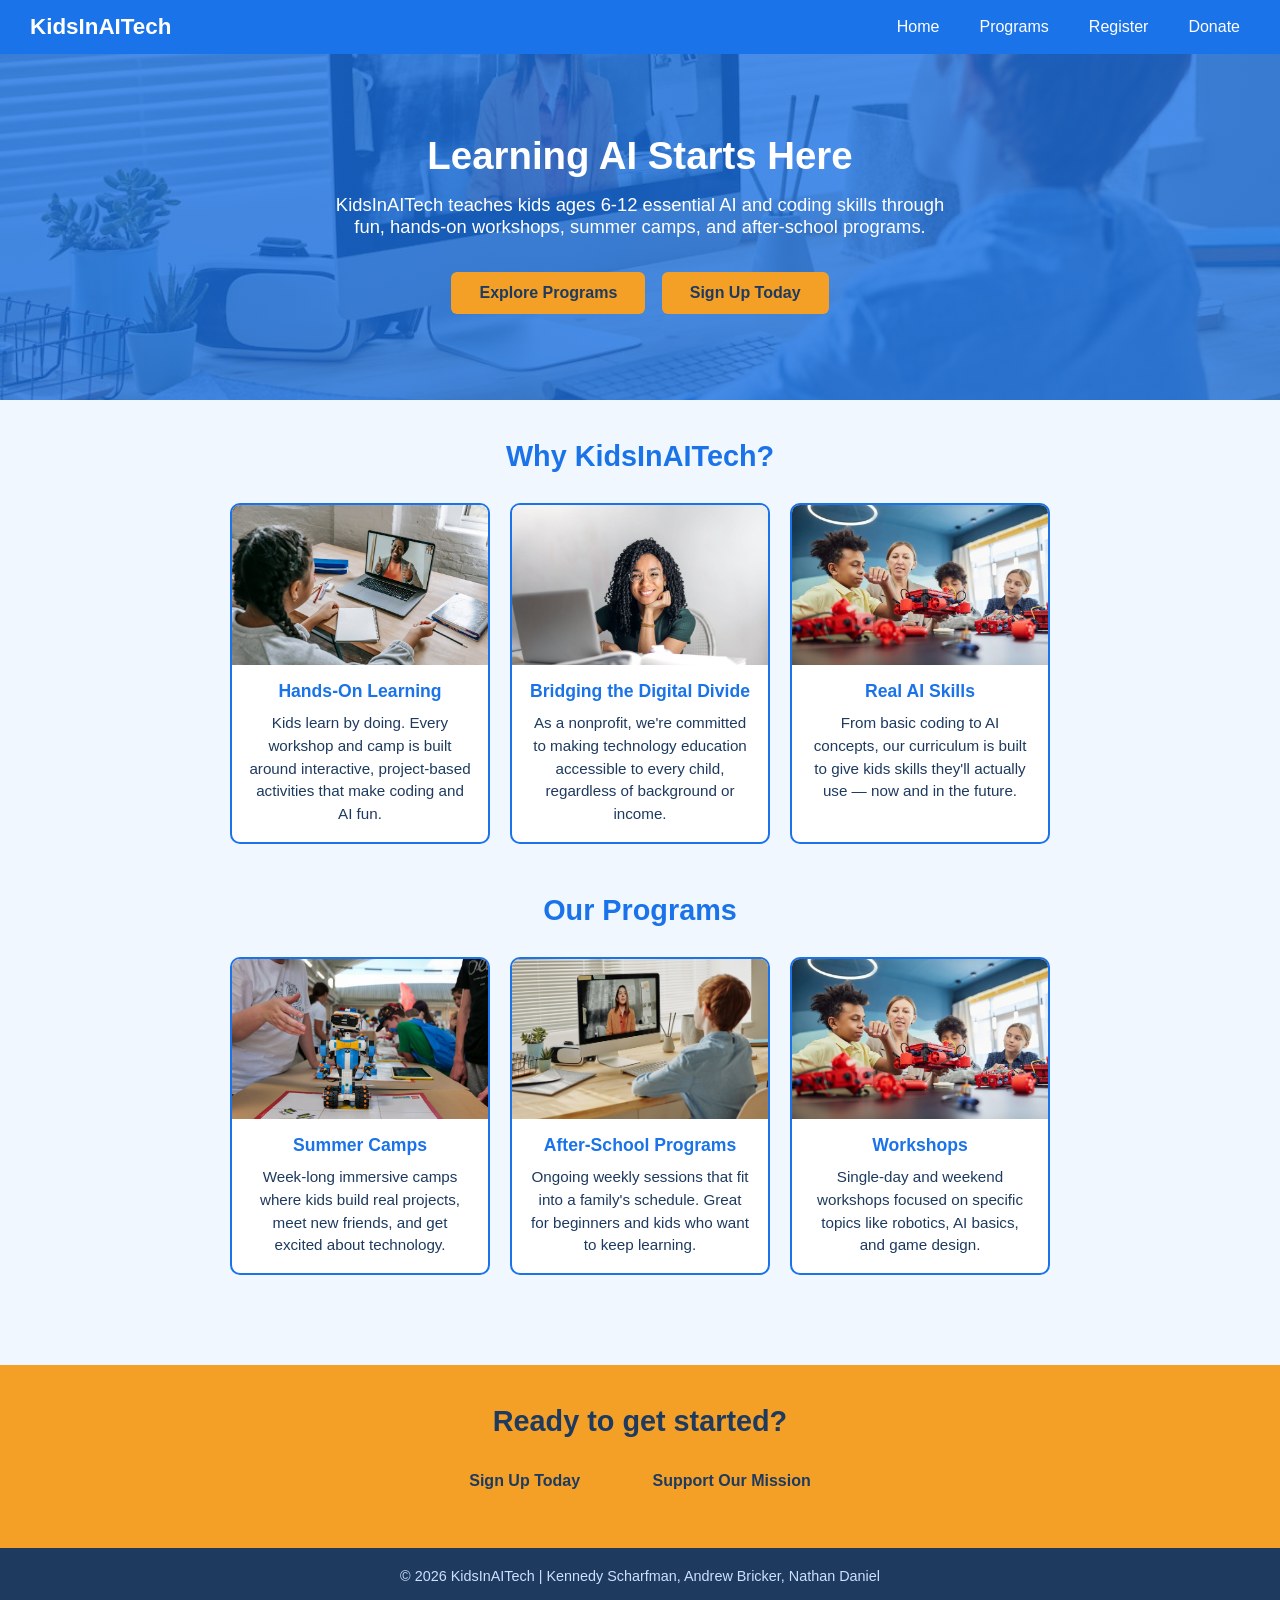
<file: index.html>
<!DOCTYPE html>
<html lang="en">
<head>
    <meta charset="UTF-8">
    <title>KidsInAITech</title>
    <link rel="stylesheet" href="style.css">
</head>
<body>

<nav>
    <a class="logo" href="index.html">KidsInAITech</a>
    <ul>
        <li><a href="index.html">Home</a></li>
        <li><a href="programs.html">Programs</a></li>
        <li><a href="register.html">Register</a></li>
        <li><a href="donate.html">Donate</a></li>
    </ul>
</nav>

<!-- Hero -->
<section id="hero">
    <h1>Learning AI Starts Here</h1>
    <p>KidsInAITech teaches kids ages 6-12 essential AI and coding skills through fun, hands-on workshops, summer camps, and after-school programs.</p>
    <a class="btn" href="programs.html">Explore Programs</a>
    <a class="btn" href="register.html">Sign Up Today</a>
</section>

<!-- Features -->
<div id="wrapper">
    <h2 class="section-title">Why KidsInAITech?</h2>
    <div class="card-row">
        <div class="card">
            <img src="images/afterschool.jpg" alt="Kid learning online">
            <div class="card-body">
                <h3>Hands-On Learning</h3>
                <p>Kids learn by doing. Every workshop and camp is built around interactive, project-based activities that make coding and AI fun.</p>
            </div>
        </div>
        <div class="card">
            <img src="images/coding.jpg" alt="Student working on computer">
            <div class="card-body">
                <h3>Bridging the Digital Divide</h3>
                <p>As a nonprofit, we're committed to making technology education accessible to every child, regardless of background or income.</p>
            </div>
        </div>
        <div class="card">
            <img src="images/robots.jpg" alt="Kids building robots">
            <div class="card-body">
                <h3>Real AI Skills</h3>
                <p>From basic coding to AI concepts, our curriculum is built to give kids skills they'll actually use — now and in the future.</p>
            </div>
        </div>
    </div>

    <!-- Programs Preview -->
    <h2 class="section-title">Our Programs</h2>
    <div class="card-row">
        <div class="card">
            <img src="images/camp.jpg" alt="Kids at robotics camp">
            <div class="card-body">
                <h3>Summer Camps</h3>
                <p>Week-long immersive camps where kids build real projects, meet new friends, and get excited about technology.</p>
            </div>
        </div>
        <div class="card">
            <img src="images/hero.jpg" alt="Kid learning on computer">
            <div class="card-body">
                <h3>After-School Programs</h3>
                <p>Ongoing weekly sessions that fit into a family's schedule. Great for beginners and kids who want to keep learning.</p>
            </div>
        </div>
        <div class="card">
            <img src="images/robots.jpg" alt="Kids building robots in workshop">
            <div class="card-body">
                <h3>Workshops</h3>
                <p>Single-day and weekend workshops focused on specific topics like robotics, AI basics, and game design.</p>
            </div>
        </div>
    </div>
</div>

<!-- CTA Strip -->
<div class="cta-strip">
    <h2>Ready to get started?</h2>
    <a class="btn" href="register.html">Sign Up Today</a>
    <a class="btn" href="donate.html">Support Our Mission</a>
</div>

<footer>
    <p>&#169; 2026 KidsInAITech | Kennedy Scharfman, Andrew Bricker, Nathan Daniel</p>
</footer>

</body>
</html>
</file>
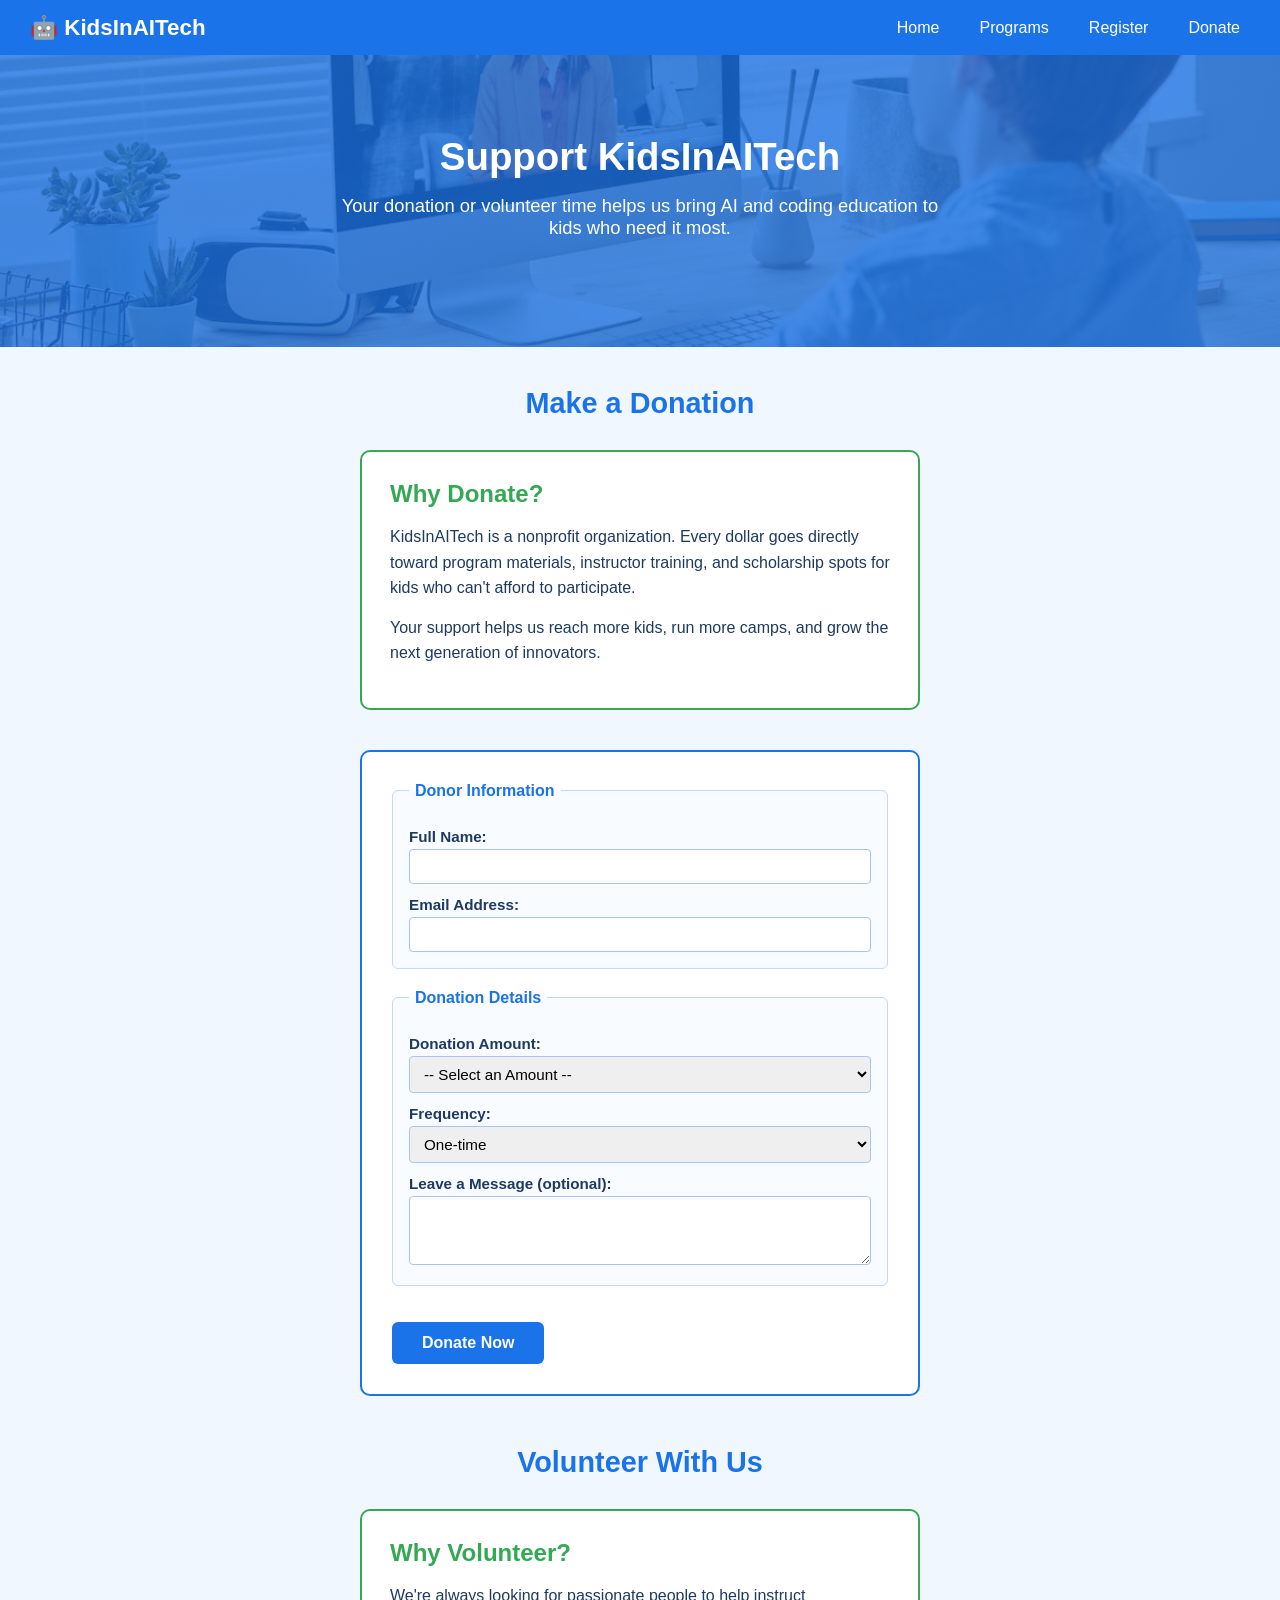
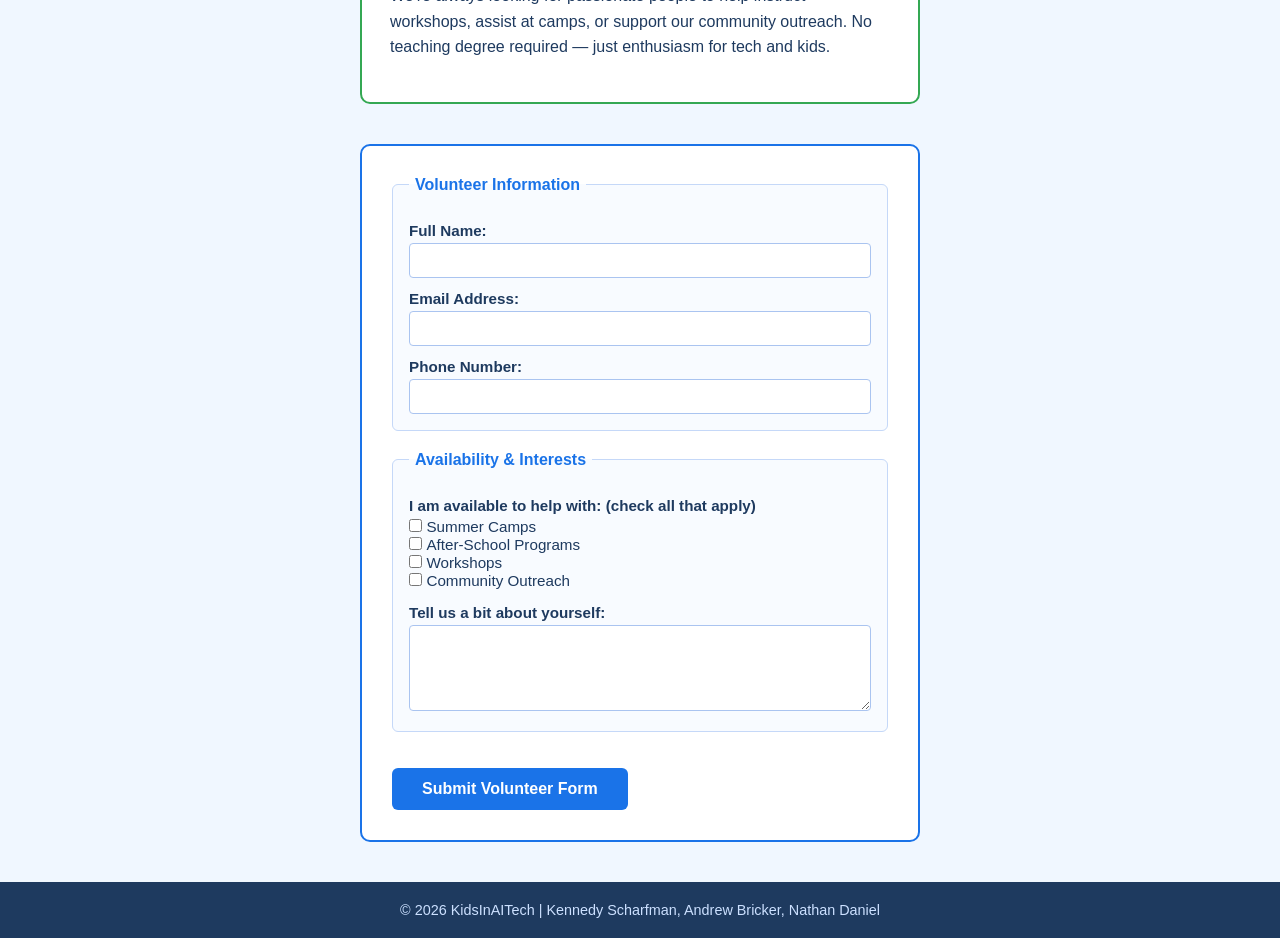
<file: donate.html>
<!DOCTYPE html>
<html lang="en">
<head>
    <meta charset="UTF-8">
    <title>Donate & Volunteer | KidsInAITech</title>
    <link rel="stylesheet" href="style.css">
</head>
<body>

<nav>
    <a class="logo" href="index.html">&#129302; KidsInAITech</a>
    <ul>
        <li><a href="index.html">Home</a></li>
        <li><a href="programs.html">Programs</a></li>
        <li><a href="register.html">Register</a></li>
        <li><a href="donate.html">Donate</a></li>
    </ul>
</nav>

<section id="hero">
    <h1>Support KidsInAITech</h1>
    <p>Your donation or volunteer time helps us bring AI and coding education to kids who need it most.</p>
</section>

<div id="wrapper">

    <!-- Donate Section -->
    <h2 class="section-title">Make a Donation</h2>

    <div class="donate-section">
        <h2>Why Donate?</h2>
        <p>KidsInAITech is a nonprofit organization. Every dollar goes directly toward program materials, instructor training, and scholarship spots for kids who can't afford to participate.</p>
        <p>Your support helps us reach more kids, run more camps, and grow the next generation of innovators.</p>
    </div>

    <form action="https://webdevbasics.net/scripts/demo.php" method="post" style="margin-bottom: 50px;">

        <fieldset>
            <legend>Donor Information</legend>

            <label for="donorname">Full Name:</label>
            <input type="text" name="donorname" id="donorname" required>

            <label for="donoremail">Email Address:</label>
            <input type="email" name="donoremail" id="donoremail" required>
        </fieldset>

        <fieldset>
            <legend>Donation Details</legend>

            <label for="amount">Donation Amount:</label>
            <select name="amount" id="amount" required>
                <option value="">-- Select an Amount --</option>
                <option value="10">$10</option>
                <option value="25">$25</option>
                <option value="50">$50</option>
                <option value="100">$100</option>
                <option value="other">Other</option>
            </select>

            <label for="frequency">Frequency:</label>
            <select name="frequency" id="frequency">
                <option value="once">One-time</option>
                <option value="monthly">Monthly</option>
                <option value="yearly">Yearly</option>
            </select>

            <label for="donormessage">Leave a Message (optional):</label>
            <textarea name="donormessage" id="donormessage" rows="3"></textarea>
        </fieldset>

        <input type="submit" value="Donate Now">

    </form>

    <!-- Volunteer Section -->
    <h2 class="section-title">Volunteer With Us</h2>

    <div class="donate-section">
        <h2>Why Volunteer?</h2>
        <p>We're always looking for passionate people to help instruct workshops, assist at camps, or support our community outreach. No teaching degree required — just enthusiasm for tech and kids.</p>
    </div>

    <form action="https://webdevbasics.net/scripts/demo.php" method="post">

        <fieldset>
            <legend>Volunteer Information</legend>

            <label for="volname">Full Name:</label>
            <input type="text" name="volname" id="volname" required>

            <label for="volemail">Email Address:</label>
            <input type="email" name="volemail" id="volemail" required>

            <label for="volphone">Phone Number:</label>
            <input type="tel" name="volphone" id="volphone" required>
        </fieldset>

        <fieldset>
            <legend>Availability &amp; Interests</legend>

            <label>I am available to help with: (check all that apply)</label>

            <input type="checkbox" name="help" value="camps" id="camps">
            <label for="camps" style="display:inline; font-weight:normal;">Summer Camps</label><br>

            <input type="checkbox" name="help" value="afterschool" id="afterschool">
            <label for="afterschool" style="display:inline; font-weight:normal;">After-School Programs</label><br>

            <input type="checkbox" name="help" value="workshops" id="workshops">
            <label for="workshops" style="display:inline; font-weight:normal;">Workshops</label><br>

            <input type="checkbox" name="help" value="outreach" id="outreach">
            <label for="outreach" style="display:inline; font-weight:normal;">Community Outreach</label><br>

            <label for="volnotes" style="margin-top: 14px;">Tell us a bit about yourself:</label>
            <textarea name="volnotes" id="volnotes" rows="4"></textarea>
        </fieldset>

        <input type="submit" value="Submit Volunteer Form">

    </form>

</div>

<footer>
    <p>&#169; 2026 KidsInAITech | Kennedy Scharfman, Andrew Bricker, Nathan Daniel</p>
</footer>

</body>
</html>
</file>
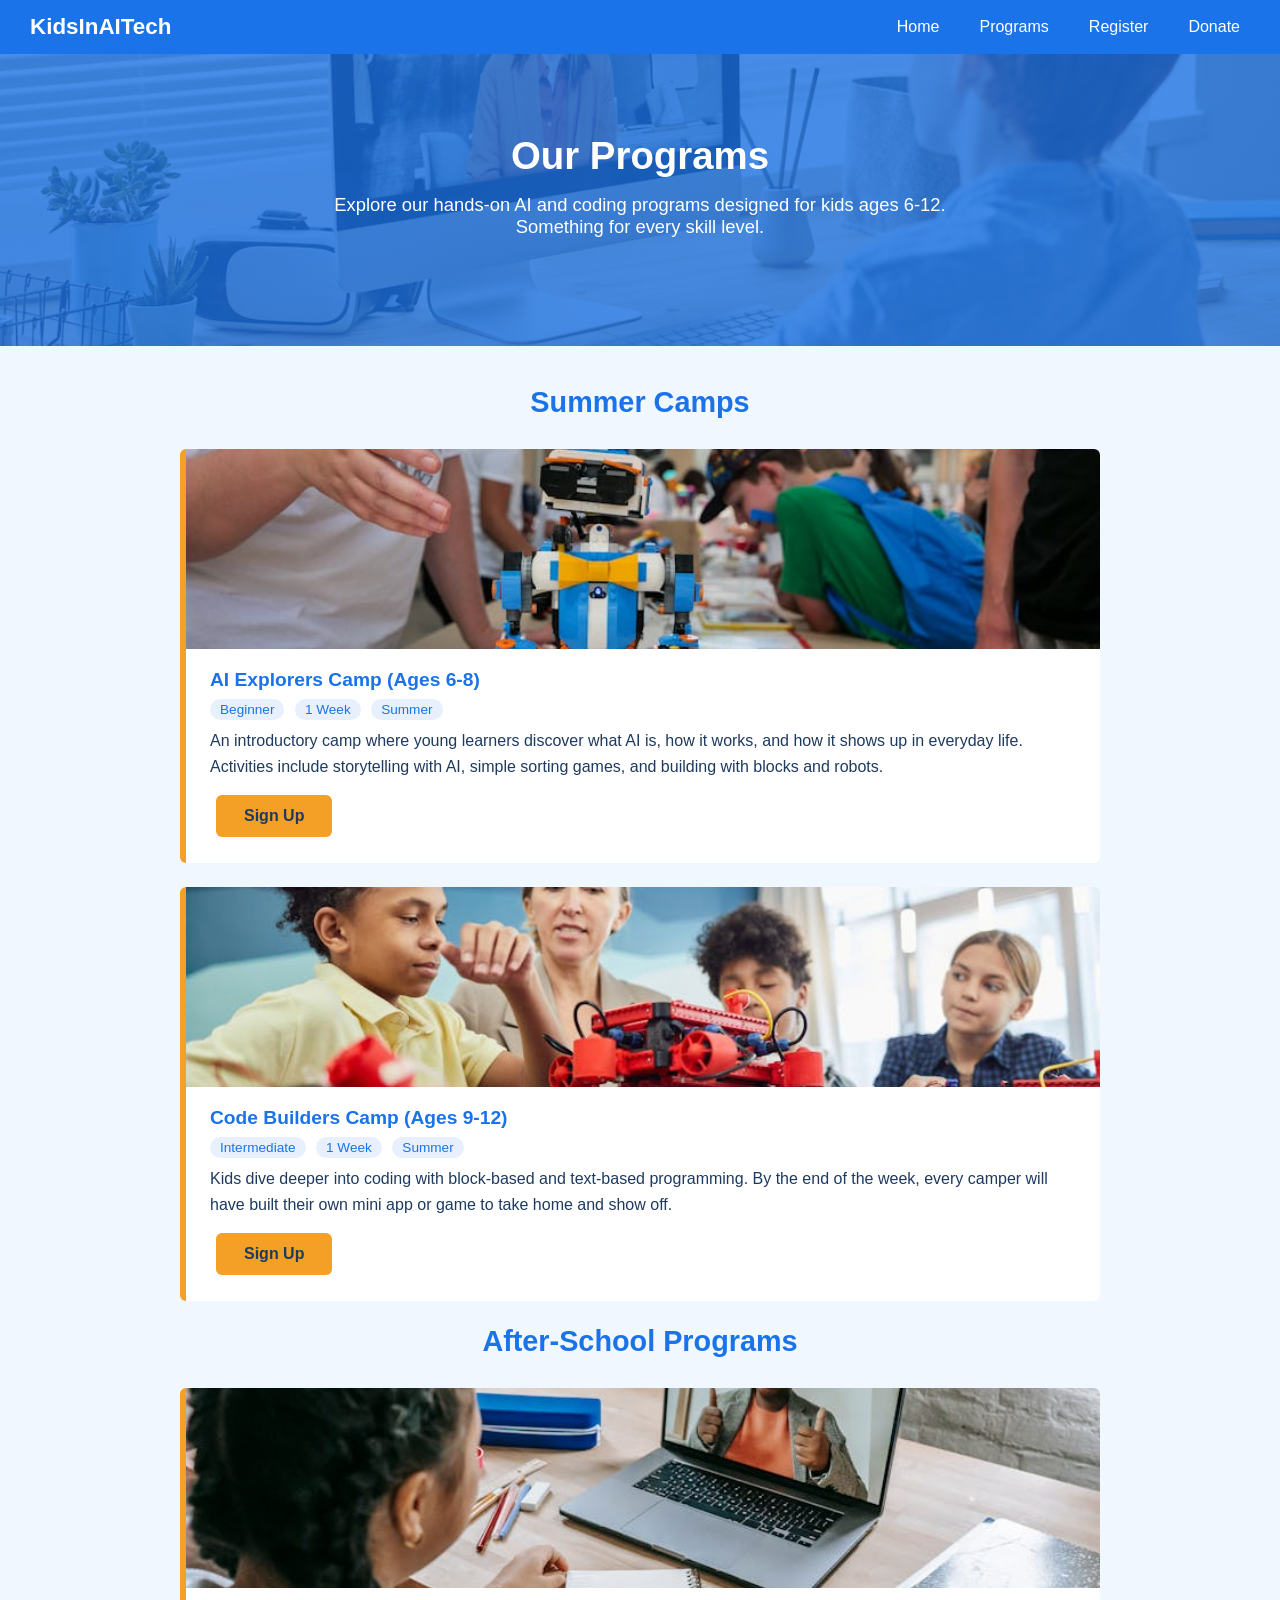
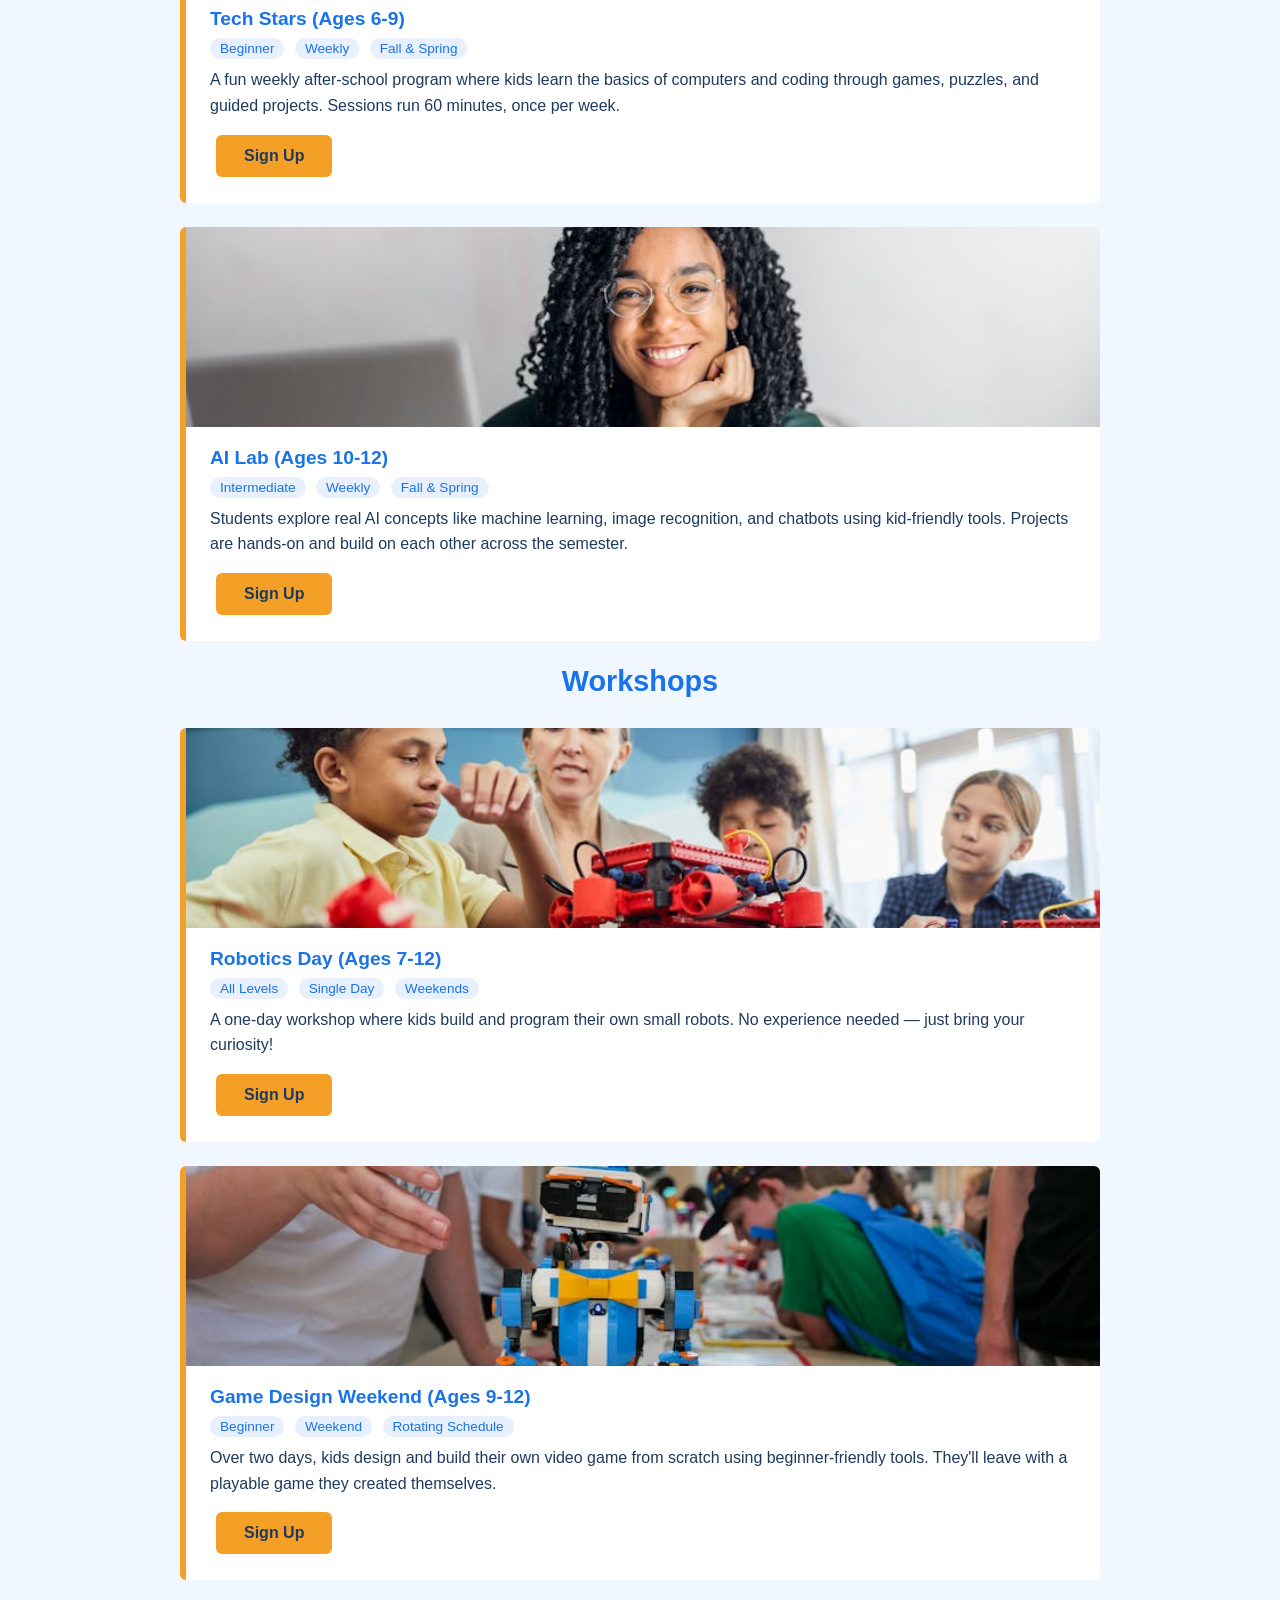
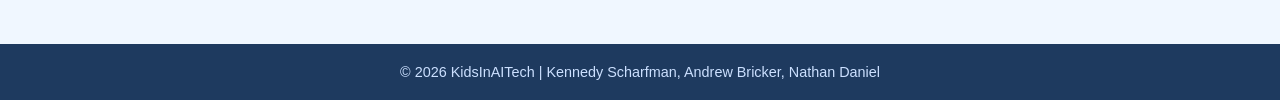
<file: programs.html>
<!DOCTYPE html>
<html lang="en">
<head>
    <meta charset="UTF-8">
    <title>Programs | KidsInAITech</title>
    <link rel="stylesheet" href="style.css">
</head>
<body>

<nav>
    <a class="logo" href="index.html">KidsInAITech</a>
    <ul>
        <li><a href="index.html">Home</a></li>
        <li><a href="programs.html">Programs</a></li>
        <li><a href="register.html">Register</a></li>
        <li><a href="donate.html">Donate</a></li>
    </ul>
</nav>

<section id="hero">
    <h1>Our Programs</h1>
    <p>Explore our hands-on AI and coding programs designed for kids ages 6-12. Something for every skill level.</p>
</section>

<div id="wrapper">

    <h2 class="section-title">Summer Camps</h2>

    <div class="program-item">
        <img src="images/camp.jpg" alt="Kids at robotics camp">
        <div class="program-item-body">
            <h3>AI Explorers Camp (Ages 6-8)</h3>
            <span class="tag">Beginner</span>
            <span class="tag">1 Week</span>
            <span class="tag">Summer</span>
            <p>An introductory camp where young learners discover what AI is, how it works, and how it shows up in everyday life. Activities include storytelling with AI, simple sorting games, and building with blocks and robots.</p>
            <a class="btn" href="register.html">Sign Up</a>
        </div>
    </div>

    <div class="program-item">
        <img src="images/robots.jpg" alt="Kids building robots with instructor">
        <div class="program-item-body">
            <h3>Code Builders Camp (Ages 9-12)</h3>
            <span class="tag">Intermediate</span>
            <span class="tag">1 Week</span>
            <span class="tag">Summer</span>
            <p>Kids dive deeper into coding with block-based and text-based programming. By the end of the week, every camper will have built their own mini app or game to take home and show off.</p>
            <a class="btn" href="register.html">Sign Up</a>
        </div>
    </div>

    <h2 class="section-title">After-School Programs</h2>

    <div class="program-item">
        <img src="images/afterschool.jpg" alt="Child learning with online instructor">
        <div class="program-item-body">
            <h3>Tech Stars (Ages 6-9)</h3>
            <span class="tag">Beginner</span>
            <span class="tag">Weekly</span>
            <span class="tag">Fall &amp; Spring</span>
            <p>A fun weekly after-school program where kids learn the basics of computers and coding through games, puzzles, and guided projects. Sessions run 60 minutes, once per week.</p>
            <a class="btn" href="register.html">Sign Up</a>
        </div>
    </div>

    <div class="program-item">
        <img src="images/coding.jpg" alt="Student at laptop">
        <div class="program-item-body">
            <h3>AI Lab (Ages 10-12)</h3>
            <span class="tag">Intermediate</span>
            <span class="tag">Weekly</span>
            <span class="tag">Fall &amp; Spring</span>
            <p>Students explore real AI concepts like machine learning, image recognition, and chatbots using kid-friendly tools. Projects are hands-on and build on each other across the semester.</p>
            <a class="btn" href="register.html">Sign Up</a>
        </div>
    </div>

    <h2 class="section-title">Workshops</h2>

    <div class="program-item">
        <img src="images/robots.jpg" alt="Kids building robots">
        <div class="program-item-body">
            <h3>Robotics Day (Ages 7-12)</h3>
            <span class="tag">All Levels</span>
            <span class="tag">Single Day</span>
            <span class="tag">Weekends</span>
            <p>A one-day workshop where kids build and program their own small robots. No experience needed — just bring your curiosity!</p>
            <a class="btn" href="register.html">Sign Up</a>
        </div>
    </div>

    <div class="program-item">
        <img src="images/camp.jpg" alt="Kids at tech event">
        <div class="program-item-body">
            <h3>Game Design Weekend (Ages 9-12)</h3>
            <span class="tag">Beginner</span>
            <span class="tag">Weekend</span>
            <span class="tag">Rotating Schedule</span>
            <p>Over two days, kids design and build their own video game from scratch using beginner-friendly tools. They'll leave with a playable game they created themselves.</p>
            <a class="btn" href="register.html">Sign Up</a>
        </div>
    </div>

</div>

<footer>
    <p>&#169; 2026 KidsInAITech | Kennedy Scharfman, Andrew Bricker, Nathan Daniel</p>
</footer>

</body>
</html>
</file>
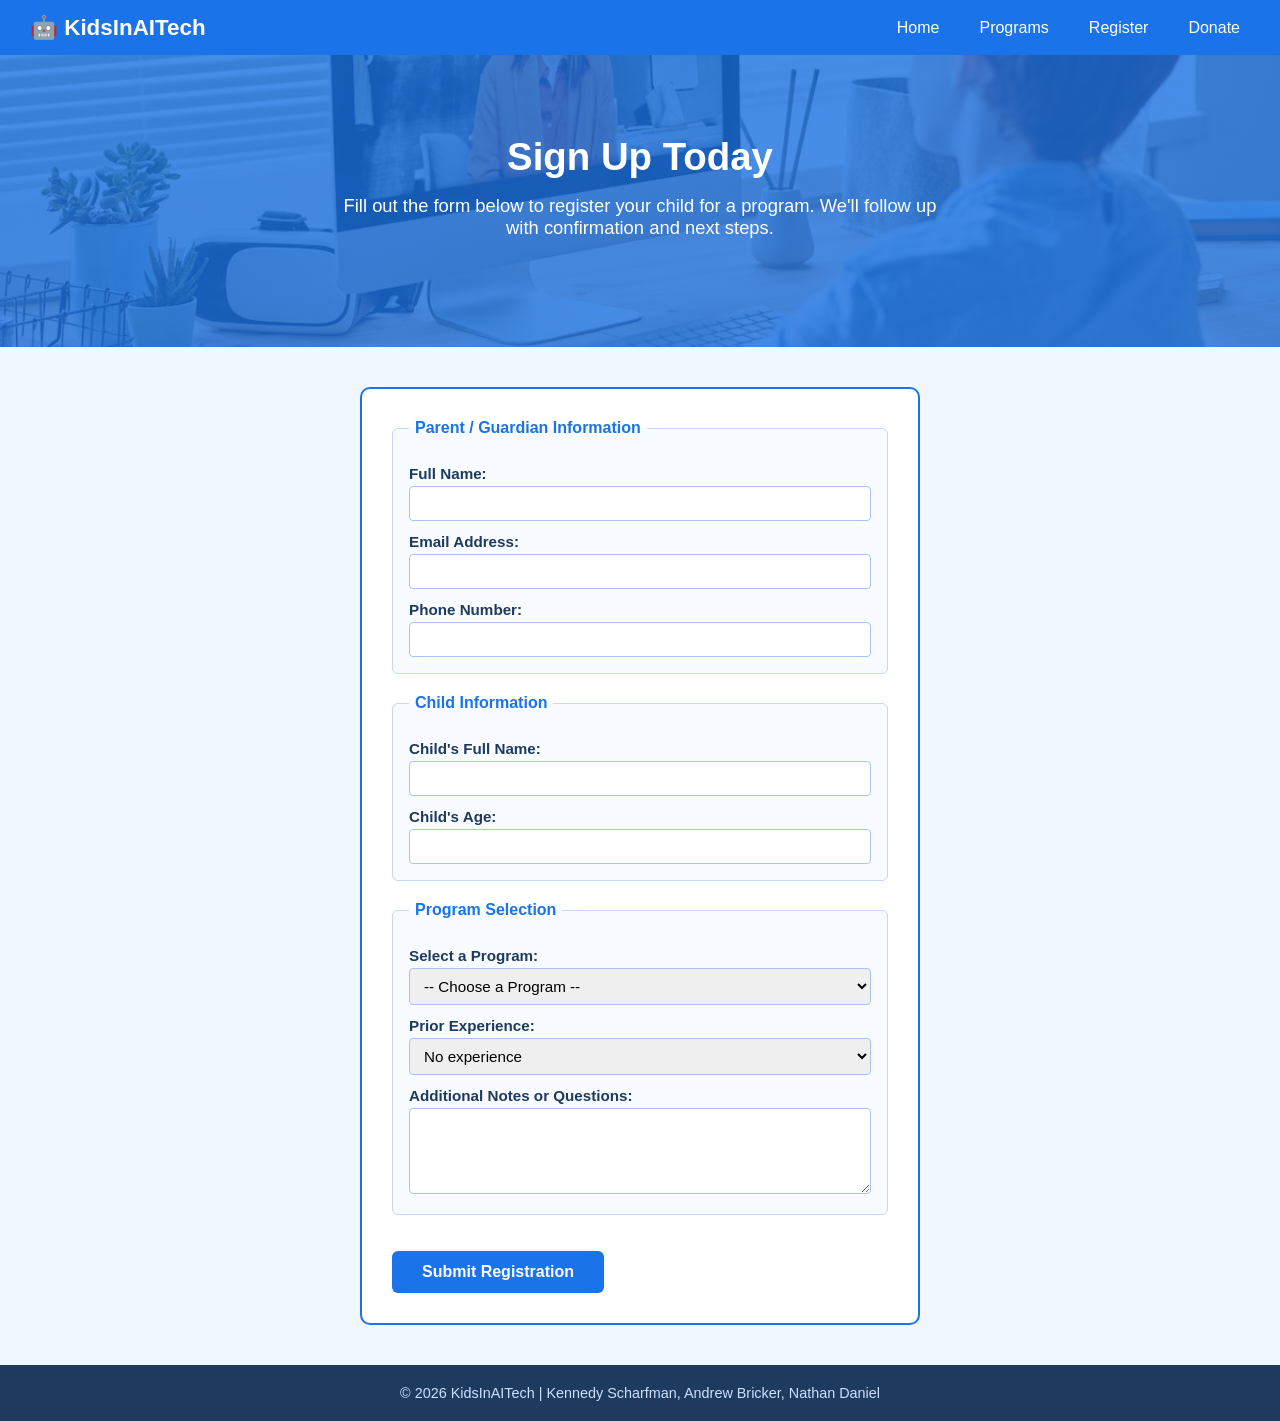
<file: register.html>
<!DOCTYPE html>
<html lang="en">
<head>
    <meta charset="UTF-8">
    <title>Register | KidsInAITech</title>
    <link rel="stylesheet" href="style.css">
</head>
<body>

<nav>
    <a class="logo" href="index.html">&#129302; KidsInAITech</a>
    <ul>
        <li><a href="index.html">Home</a></li>
        <li><a href="programs.html">Programs</a></li>
        <li><a href="register.html">Register</a></li>
        <li><a href="donate.html">Donate</a></li>
    </ul>
</nav>

<section id="hero">
    <h1>Sign Up Today</h1>
    <p>Fill out the form below to register your child for a program. We'll follow up with confirmation and next steps.</p>
</section>

<div id="wrapper">

    <form action="https://webdevbasics.net/scripts/demo.php" method="post">

        <fieldset>
            <legend>Parent / Guardian Information</legend>

            <label for="parentname">Full Name:</label>
            <input type="text" name="parentname" id="parentname" required>

            <label for="email">Email Address:</label>
            <input type="email" name="email" id="email" required>

            <label for="phone">Phone Number:</label>
            <input type="tel" name="phone" id="phone" required>
        </fieldset>

        <fieldset>
            <legend>Child Information</legend>

            <label for="childname">Child's Full Name:</label>
            <input type="text" name="childname" id="childname" required>

            <label for="age">Child's Age:</label>
            <input type="number" name="age" id="age" min="6" max="12" required>
        </fieldset>

        <fieldset>
            <legend>Program Selection</legend>

            <label for="program">Select a Program:</label>
            <select name="program" id="program" required>
                <option value="">-- Choose a Program --</option>
                <optgroup label="Summer Camps">
                    <option value="ai-explorers">AI Explorers Camp (Ages 6-8)</option>
                    <option value="code-builders">Code Builders Camp (Ages 9-12)</option>
                </optgroup>
                <optgroup label="After-School Programs">
                    <option value="tech-stars">Tech Stars (Ages 6-9)</option>
                    <option value="ai-lab">AI Lab (Ages 10-12)</option>
                </optgroup>
                <optgroup label="Workshops">
                    <option value="robotics">Robotics Day (Ages 7-12)</option>
                    <option value="game-design">Game Design Weekend (Ages 9-12)</option>
                </optgroup>
            </select>

            <label for="experience">Prior Experience:</label>
            <select name="experience" id="experience">
                <option value="none">No experience</option>
                <option value="some">Some coding or tech exposure</option>
                <option value="moderate">Moderate experience</option>
            </select>

            <label for="notes">Additional Notes or Questions:</label>
            <textarea name="notes" id="notes" rows="4"></textarea>
        </fieldset>

        <input type="submit" value="Submit Registration">

    </form>

</div>

<footer>
    <p>&#169; 2026 KidsInAITech | Kennedy Scharfman, Andrew Bricker, Nathan Daniel</p>
</footer>

</body>
</html>
</file>
<file: style.css>
/* =====================
   KidsInAITech Stylesheet
   ===================== */

* {
    box-sizing: border-box;
    margin: 0;
    padding: 0;
}

body {
    font-family: Arial, sans-serif;
    background-color: #f0f7ff;
    color: #1e3a5f;
}

/* ---- NAV ---- */
nav {
    background-color: #1a73e8;
    padding: 14px 30px;
    display: flex;
    align-items: center;
    justify-content: space-between;
}

nav .logo {
    color: #ffffff;
    font-size: 1.4em;
    font-weight: bold;
    text-decoration: none;
}

nav ul {
    list-style: none;
    display: flex;
    gap: 20px;
}

nav ul li a {
    color: #ffffff;
    text-decoration: none;
    font-size: 1em;
    padding: 6px 10px;
    border-radius: 4px;
}

nav ul li a:hover {
    background-color: #f4a026;
    color: #1e3a5f;
}

nav ul li a.nav-disabled {
    pointer-events: none;
}

/* ---- HEADER BANNER ---- */
#hero {
    background-image: linear-gradient(rgba(26, 115, 232, 0.78), rgba(26, 115, 232, 0.78)), url('images/hero.jpg');
    background-size: cover;
    background-position: center;
    color: #ffffff;
    text-align: center;
    padding: 80px 20px;
}

#hero h1 {
    font-size: 2.4em;
    margin-bottom: 16px;
}

#hero p {
    font-size: 1.15em;
    max-width: 620px;
    margin: 0 auto 28px auto;
}

.btn {
    display: inline-block;
    background-color: #f4a026;
    color: #1e3a5f;
    padding: 12px 28px;
    border-radius: 6px;
    text-decoration: none;
    font-weight: bold;
    font-size: 1em;
    margin: 6px;
}

.btn:hover {
    background-color: #e59020;
}

.btn-green {
    background-color: #34a853;
    color: #ffffff;
}

.btn-green:hover {
    background-color: #2c8f46;
}

.btn-disabled {
    pointer-events: none;
}

/* ---- PAGE WRAPPER ---- */
#wrapper {
    max-width: 960px;
    margin: 0 auto;
    padding: 40px 20px;
}

/* ---- SECTION TITLES ---- */
h2.section-title {
    font-size: 1.8em;
    color: #1a73e8;
    text-align: center;
    margin-bottom: 30px;
}

/* ---- FEATURE CARDS (homepage) ---- */
.card-row {
    display: flex;
    gap: 20px;
    flex-wrap: wrap;
    justify-content: center;
    margin-bottom: 50px;
}

.card {
    background-color: #ffffff;
    border: 2px solid #1a73e8;
    border-radius: 10px;
    overflow: hidden;
    width: 260px;
    text-align: center;
}

.card img {
    width: 100%;
    height: 160px;
    object-fit: cover;
    display: block;
}

.card-body {
    padding: 16px;
}

.card h3 {
    color: #1a73e8;
    margin-bottom: 10px;
    font-size: 1.1em;
}

.card p {
    font-size: 0.95em;
    line-height: 1.5;
}

/* ---- PROGRAMS PAGE ---- */
.program-item {
    background-color: #ffffff;
    border-left: 6px solid #f4a026;
    border-radius: 6px;
    overflow: hidden;
    margin-bottom: 24px;
}

.program-item img {
    width: 100%;
    height: 200px;
    object-fit: cover;
    display: block;
}

.program-item-body {
    padding: 20px 24px;
}

.program-item h3 {
    color: #1a73e8;
    font-size: 1.2em;
    margin-bottom: 8px;
}

.program-item p {
    line-height: 1.6;
    margin-bottom: 10px;
}

.tag {
    display: inline-block;
    background-color: #e8f0fe;
    color: #1a73e8;
    padding: 3px 10px;
    border-radius: 20px;
    font-size: 0.85em;
    margin-right: 6px;
    margin-bottom: 8px;
}

/* ---- FORMS ---- */
form {
    background-color: #ffffff;
    border: 2px solid #1a73e8;
    border-radius: 10px;
    padding: 30px;
    max-width: 560px;
    margin: 0 auto;
}

form h2 {
    color: #1a73e8;
    margin-bottom: 20px;
    font-size: 1.4em;
}

fieldset {
    border: 1px solid #c5d8f8;
    border-radius: 6px;
    padding: 16px;
    margin-bottom: 20px;
    background-color: #f8fbff;
}

legend {
    font-weight: bold;
    color: #1a73e8;
    padding: 0 6px;
}

label {
    display: block;
    margin-top: 12px;
    margin-bottom: 4px;
    font-weight: bold;
    font-size: 0.95em;
}

input[type="text"],
input[type="email"],
input[type="tel"],
input[type="number"],
select,
textarea {
    width: 100%;
    padding: 8px 10px;
    border: 1px solid #aac4f0;
    border-radius: 4px;
    font-size: 0.95em;
    font-family: Arial, sans-serif;
}

input[type="submit"] {
    background-color: #1a73e8;
    color: #ffffff;
    border: none;
    padding: 12px 30px;
    font-size: 1em;
    border-radius: 6px;
    cursor: pointer;
    margin-top: 16px;
    font-weight: bold;
}

input[type="submit"]:hover {
    background-color: #1558b0;
}

/* ---- DONATE PAGE ---- */
.donate-section {
    background-color: #ffffff;
    border: 2px solid #34a853;
    border-radius: 10px;
    padding: 28px;
    max-width: 560px;
    margin: 0 auto 40px auto;
}

.donate-section h2 {
    color: #34a853;
    margin-bottom: 16px;
}

.donate-section p {
    line-height: 1.6;
    margin-bottom: 14px;
}

/* ---- CTA STRIP ---- */
.cta-strip {
    background-color: #f4a026;
    text-align: center;
    padding: 40px 20px;
}

.cta-strip h2 {
    font-size: 1.8em;
    color: #1e3a5f;
    margin-bottom: 16px;
}

/* ---- FOOTER ---- */
footer {
    background-color: #1e3a5f;
    color: #cce0ff;
    text-align: center;
    padding: 20px;
    font-size: 0.9em;
}

footer a {
    color: #f4a026;
}
</file>
